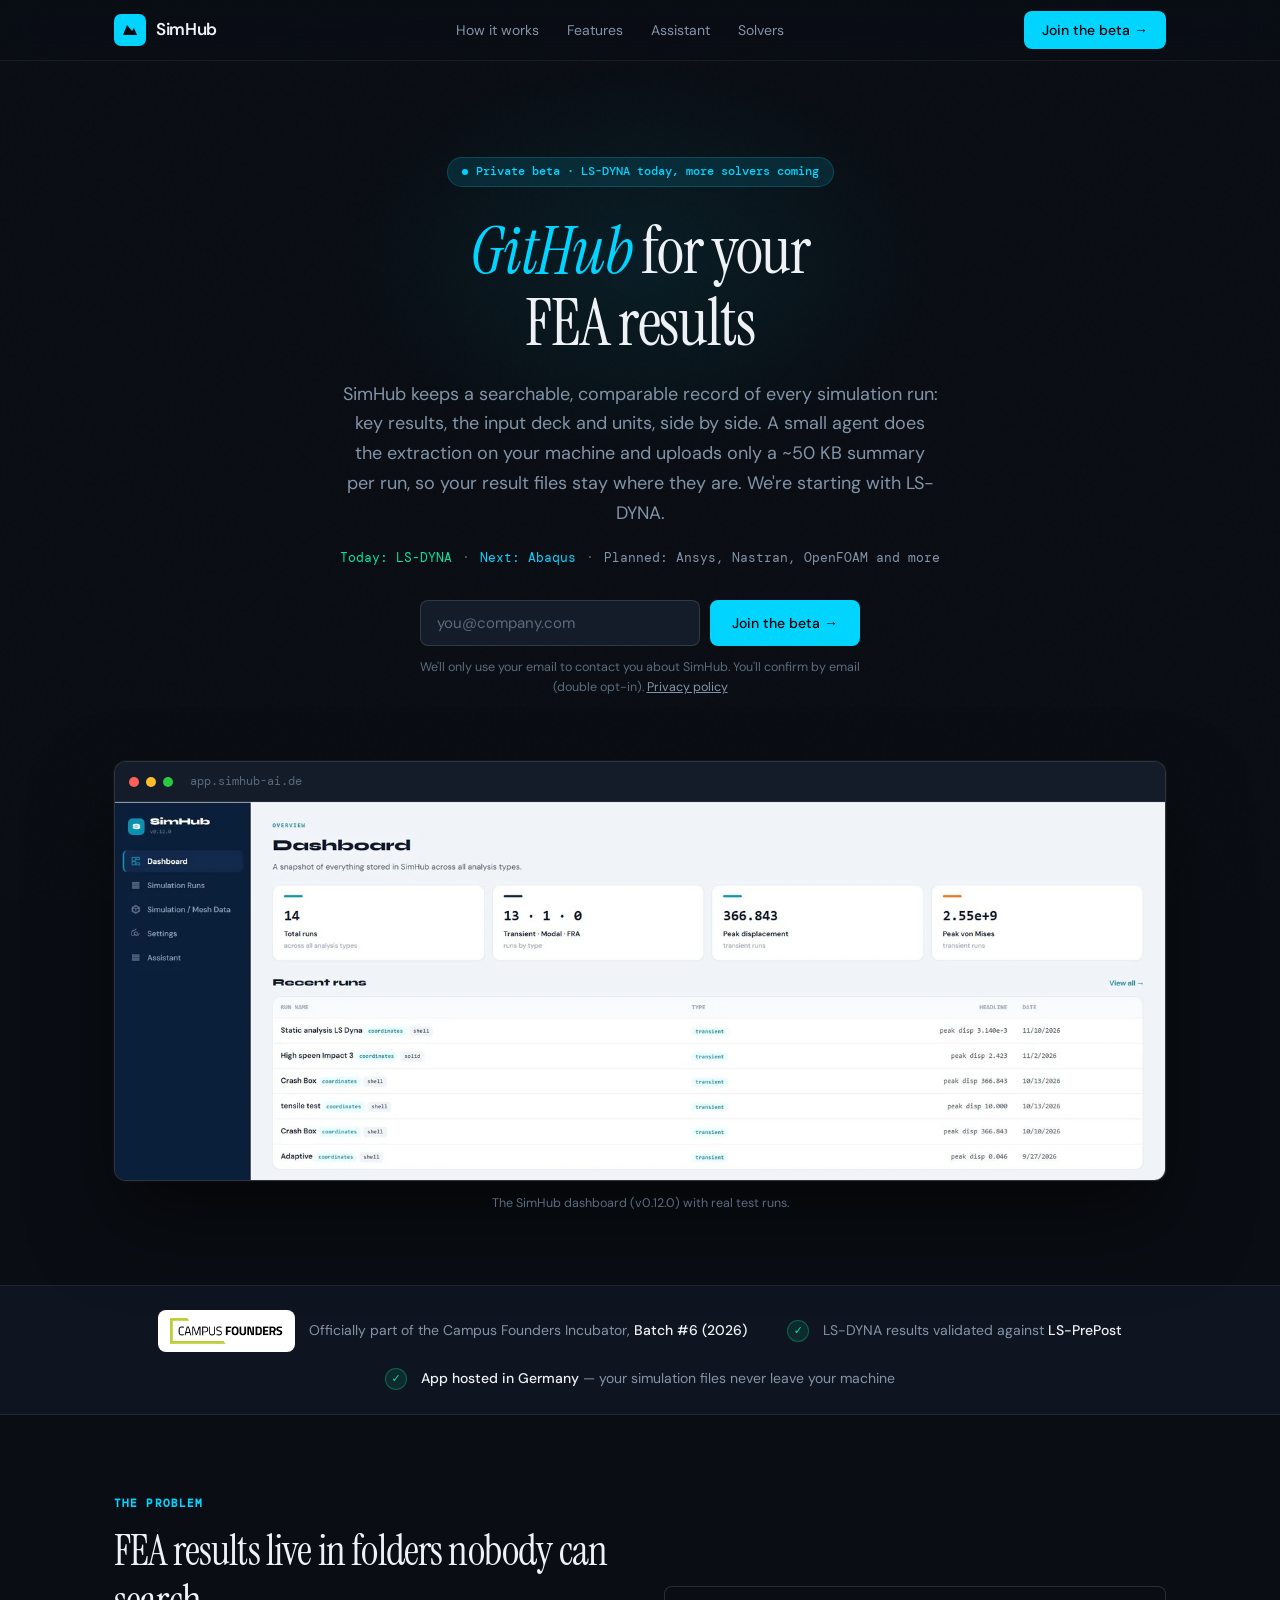
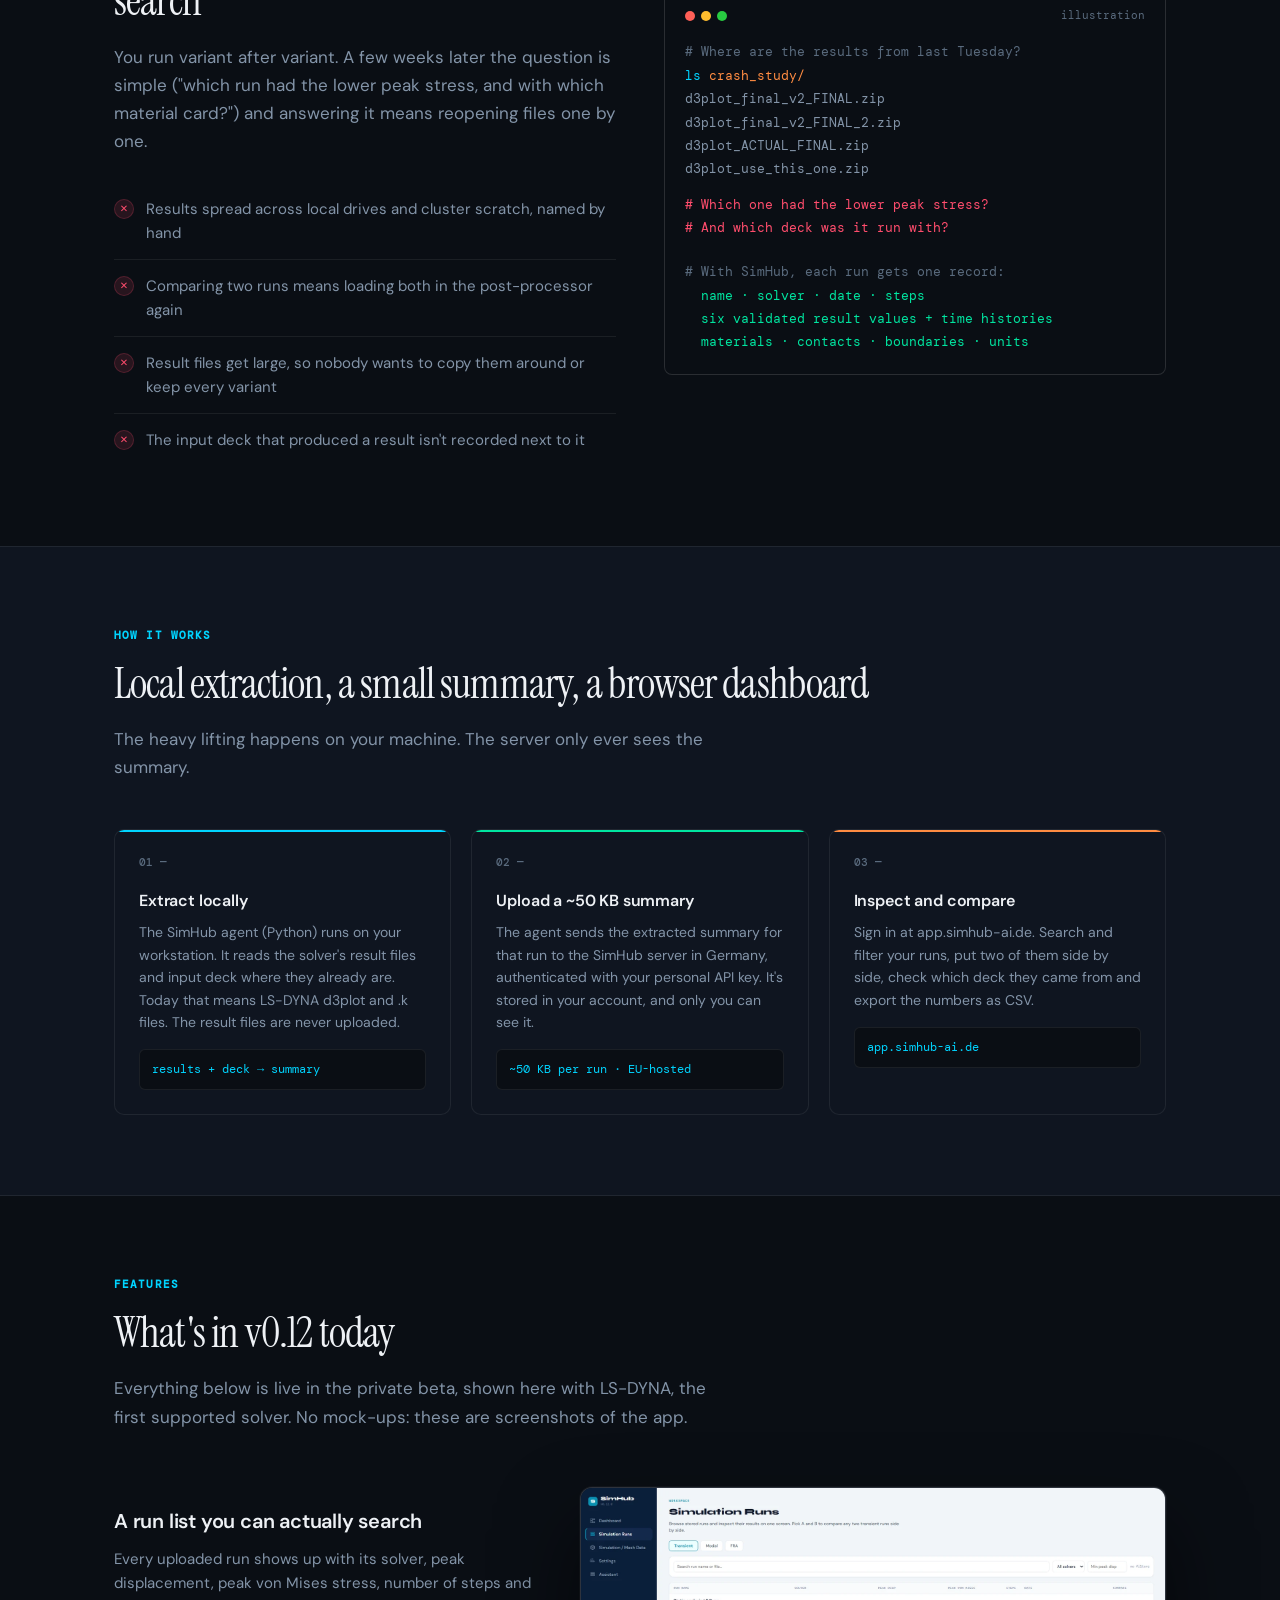
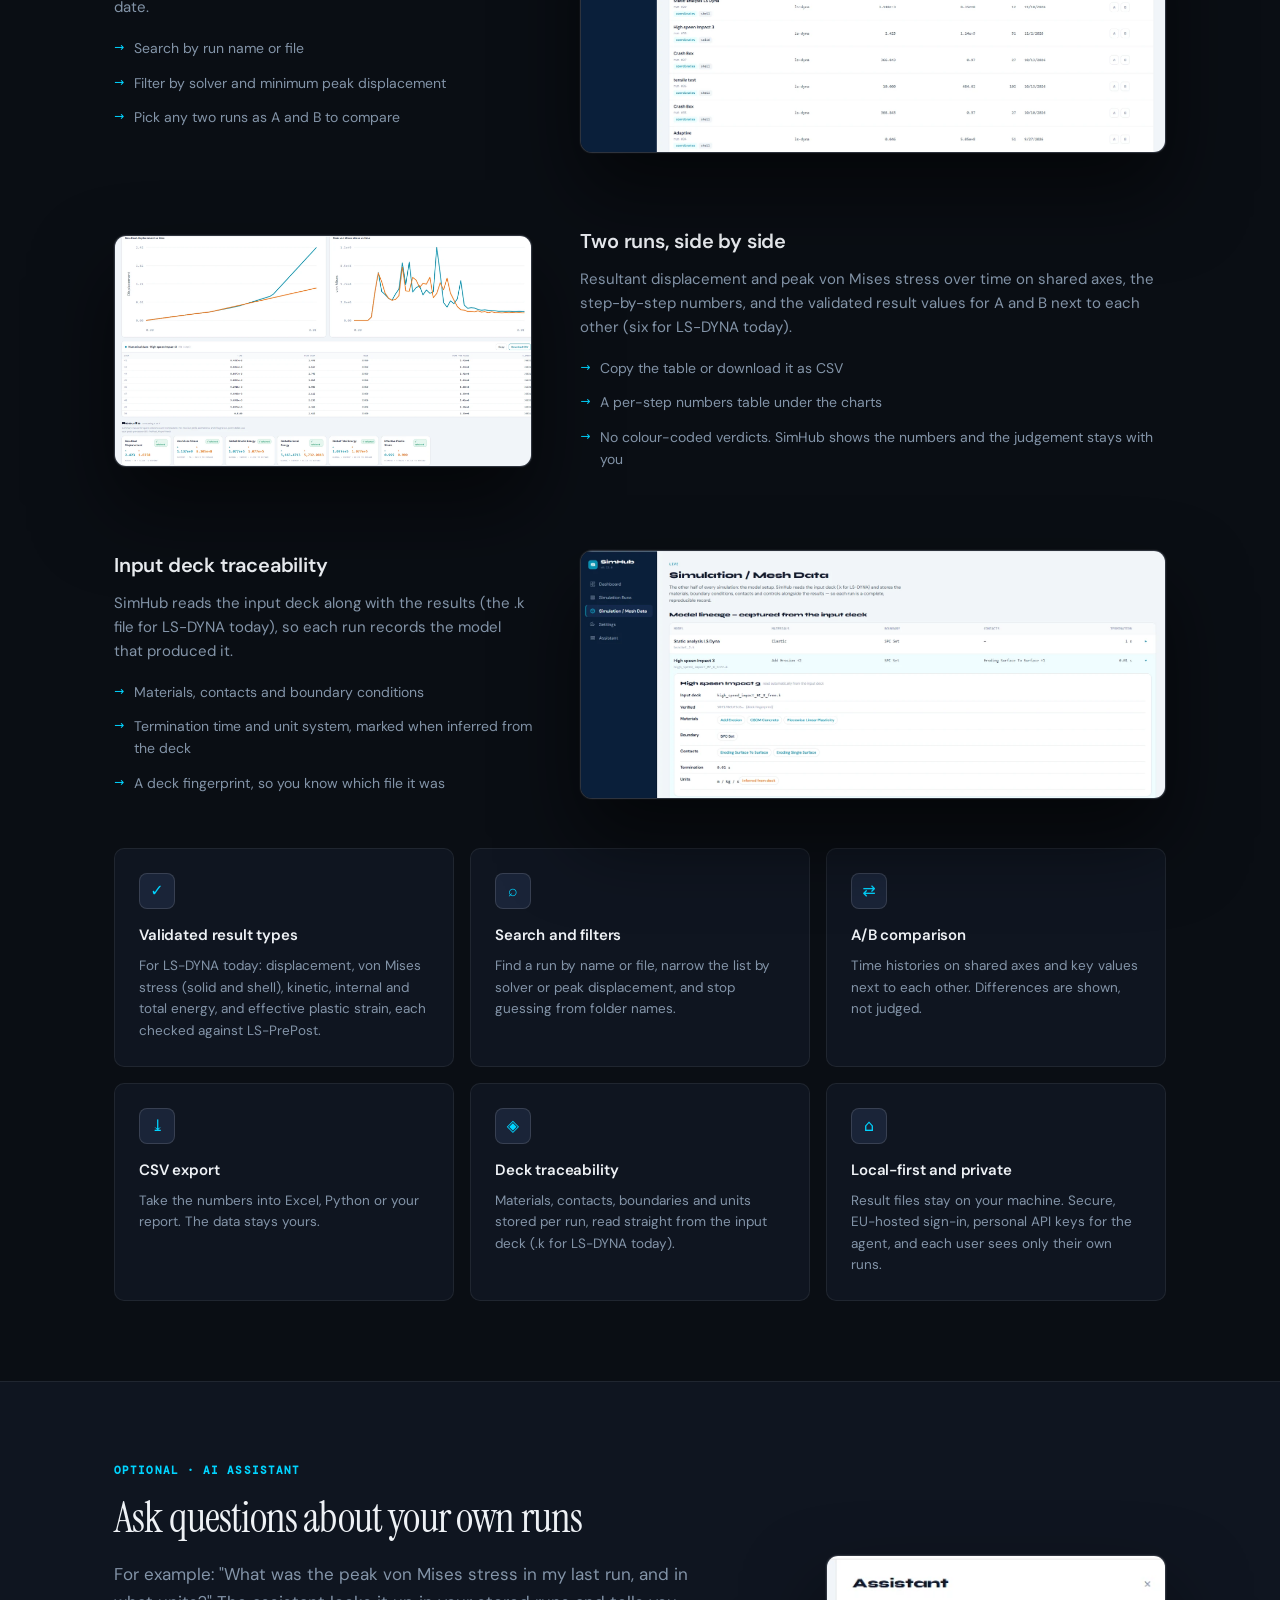
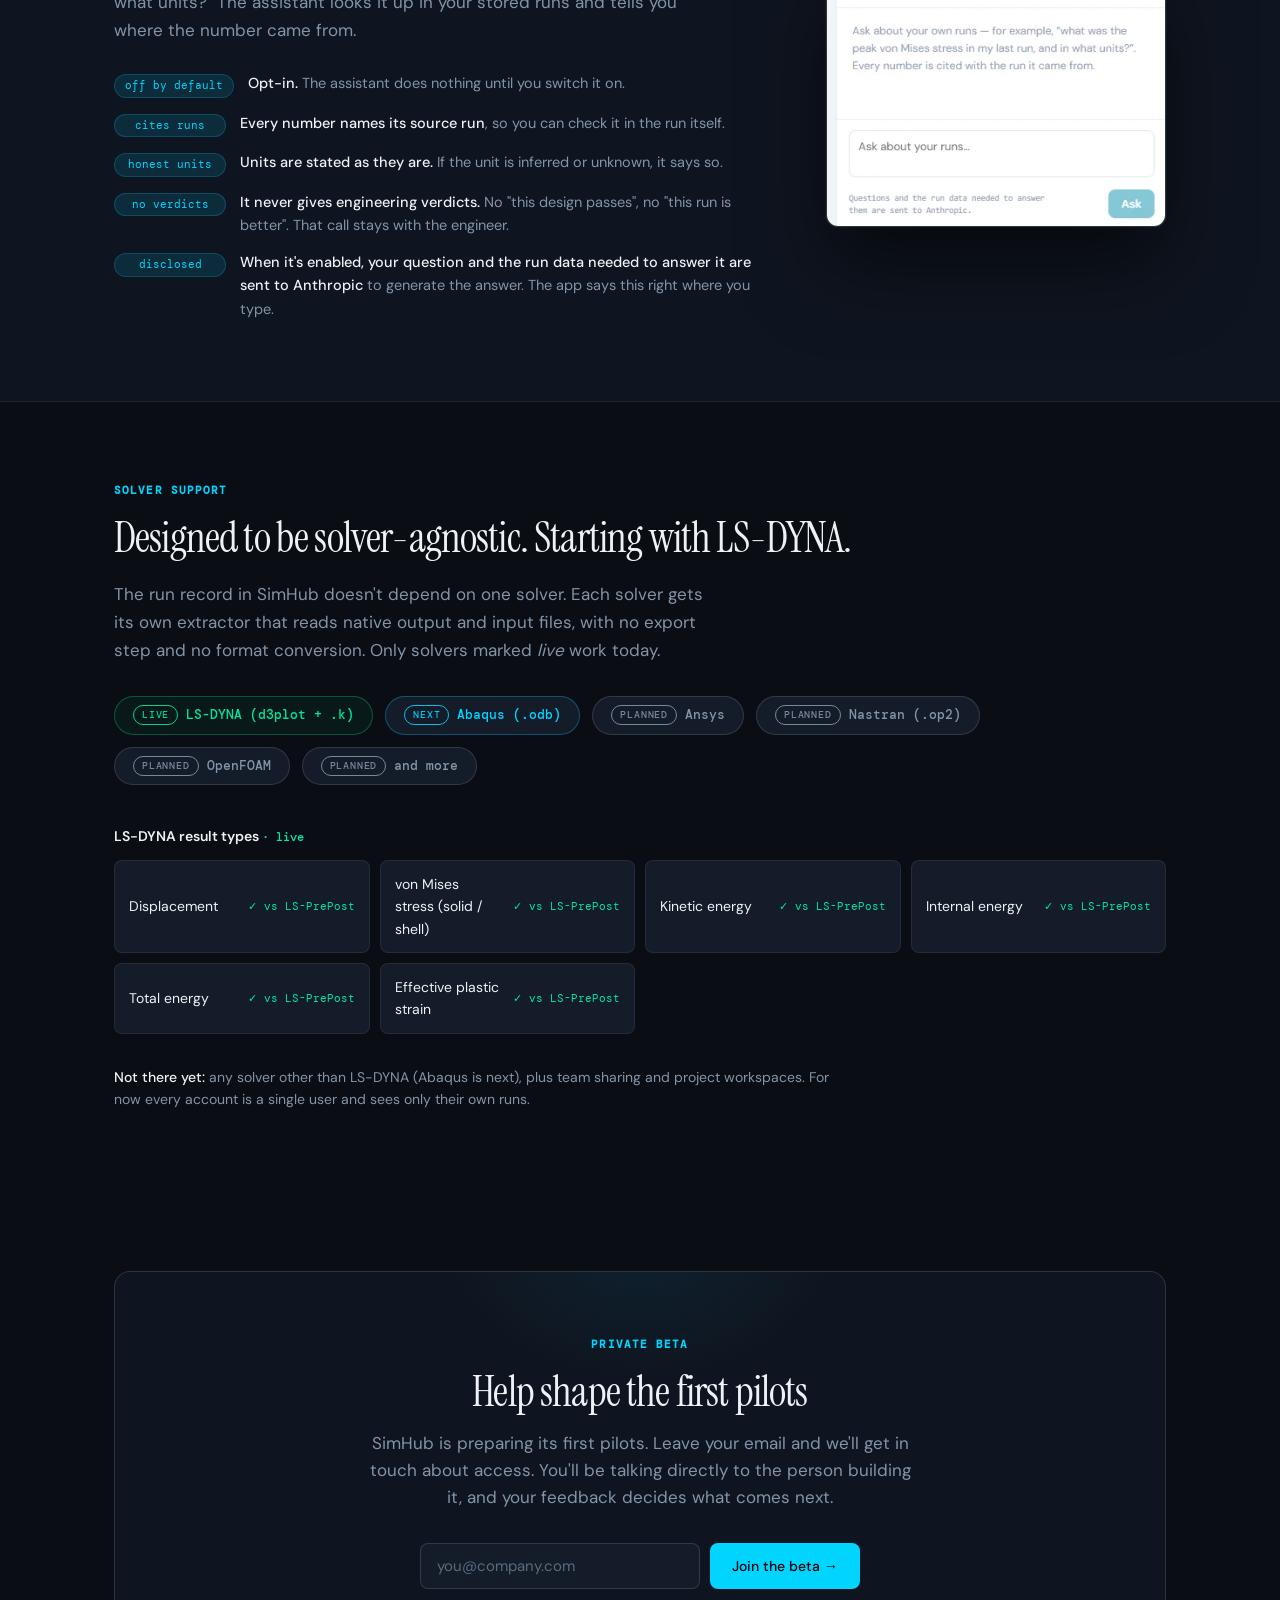
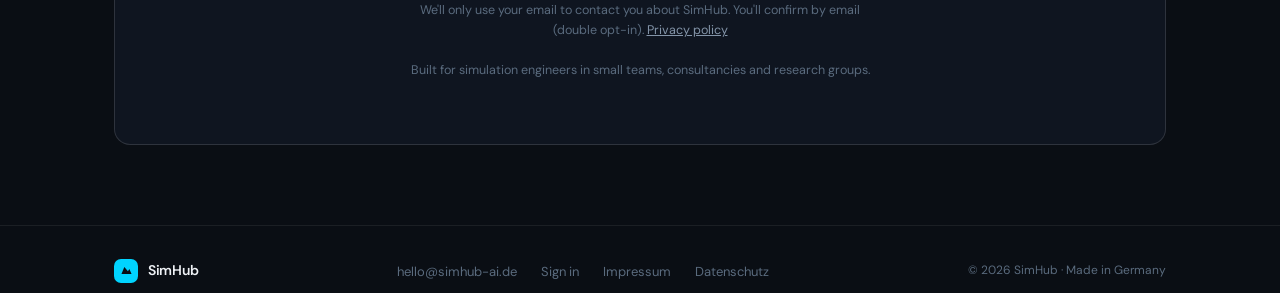
<file: index.html>
<!DOCTYPE html>
<html lang="en">
<head>
  <meta charset="UTF-8"/>
  <meta name="viewport" content="width=device-width, initial-scale=1.0"/>
  <title>SimHub — GitHub for your FEA results. Starting with LS-DYNA.</title>
  <meta name="description" content="SimHub keeps a searchable, comparable record of your FEA runs: validated key results, input deck, units, side-by-side comparison and CSV export. Today: LS-DYNA. Next: Abaqus. Planned: Ansys, Nastran, OpenFOAM and more. Extraction runs on your machine; only a ~50 KB summary per run is uploaded to a server in Germany. Private beta."/>
  <link rel="canonical" href="https://simhub-ai.de/"/>
  <meta name="theme-color" content="#0a0e14"/>
  <meta property="og:type" content="website"/>
  <meta property="og:url" content="https://simhub-ai.de/"/>
  <meta property="og:site_name" content="SimHub"/>
  <meta property="og:title" content="SimHub — GitHub for your FEA results. Starting with LS-DYNA."/>
  <meta property="og:description" content="A searchable, comparable record of every FEA run: validated results, input deck and units, side by side. Today: LS-DYNA · Next: Abaqus · Planned: Ansys, Nastran, OpenFOAM and more. Local extraction, hosted in Germany. Private beta."/>
  <meta property="og:image" content="https://simhub-ai.de/img/og-image.jpg"/>
  <meta property="og:image:width" content="1200"/>
  <meta property="og:image:height" content="630"/>
  <meta property="og:image:alt" content="The SimHub dashboard showing total runs, peak values and a list of recent LS-DYNA runs."/>
  <meta name="twitter:card" content="summary_large_image"/>
  <link rel="icon" href="data:image/svg+xml,%3Csvg xmlns='http://www.w3.org/2000/svg' viewBox='0 0 32 32'%3E%3Crect width='32' height='32' rx='7' fill='%2300d4ff'/%3E%3Cpath d='M5 24L11 8L19 18L23 13L28 24H5Z' fill='%230a0e14'/%3E%3C/svg%3E"/>
  <link rel="preload" href="fonts/dm-sans-latin-400-normal.woff2" as="font" type="font/woff2" crossorigin/>
  <link rel="preload" href="fonts/instrument-serif-latin-400-normal.woff2" as="font" type="font/woff2" crossorigin/>
  <link rel="stylesheet" href="css/site.css"/>
</head>
<body>

<!-- ── Nav ─────────────────────────────────────────────────────────────── -->
<nav>
  <div class="nav-inner">
    <a href="#" class="logo" aria-label="SimHub home">
      <div class="logo-mark">
        <svg width="18" height="18" viewBox="0 0 18 18" fill="none" aria-hidden="true">
          <path d="M2 14L6 4L11 10L13 7L16 14H2Z" fill="#0a0e14"/>
        </svg>
      </div>
      <span class="logo-name">SimHub</span>
    </a>
    <ul class="nav-links">
      <li><a href="#how">How it works</a></li>
      <li><a href="#features">Features</a></li>
      <li><a href="#assistant">Assistant</a></li>
      <li><a href="#solvers">Solvers</a></li>
    </ul>
    <a href="#waitlist" class="btn btn-primary">Join the beta →</a>
  </div>
</nav>

<main>

<!-- ── Hero ────────────────────────────────────────────────────────────── -->
<section class="hero">
  <div class="container">
    <div class="hero-eyebrow">Private beta · LS-DYNA today, more solvers coming</div>
    <h1>
      <em>GitHub</em> for your<br/>
      FEA results
    </h1>
    <p class="hero-sub">
      SimHub keeps a searchable, comparable record of every simulation run: key results, the input deck
      and units, side by side. A small agent does the extraction on your machine and uploads only a
      ~50&nbsp;KB summary per run, so your result files stay where they are. We're starting with LS-DYNA.
    </p>
    <p class="hero-avail" aria-label="Solver availability">
      <span class="avail live">Today: LS-DYNA</span><span class="sep">·</span><span class="avail next">Next: Abaqus</span><span class="sep">·</span><span class="avail planned">Planned: Ansys, Nastran, OpenFOAM and more</span>
    </p>

    <form class="email-form waitlist-form" id="hero-form" novalidate>
      <label for="hero-email" class="hp-field">Email address</label>
      <input type="email" class="email-input" placeholder="you@company.com" required id="hero-email" name="EMAIL" autocomplete="email"/>
      <div class="hp-field" aria-hidden="true"><input type="text" name="email_address_check" tabindex="-1" autocomplete="off"/></div>
      <button type="submit" class="btn btn-primary">Join the beta →</button>
    </form>
    <p class="form-note">We'll only use your email to contact you about SimHub. You'll confirm by email (double opt-in). <a href="datenschutz.html">Privacy policy</a></p>
    <p class="form-status" role="status" aria-live="polite"></p>

    <figure class="shot">
      <div class="shot-frame">
        <div class="shot-bar">
          <div class="dot" style="background:#ff5f57"></div>
          <div class="dot" style="background:#ffbd2e"></div>
          <div class="dot" style="background:#28ca41"></div>
          <span>app.simhub-ai.de</span>
        </div>
        <img src="img/dashboard.webp" width="1600" height="575"
             alt="SimHub dashboard: 14 stored runs, split into 13 transient, 1 modal and 0 FRA, with peak displacement and peak von Mises stress across transient runs, and a table of recent LS-DYNA runs with name, element type, peak displacement and date."/>
      </div>
      <figcaption class="shot-caption">The SimHub dashboard (v0.12.0) with real test runs.</figcaption>
    </figure>
  </div>
</section>

<!-- ── Trust strip ──────────────────────────────────────────────────────── -->
<section class="trust" aria-label="About SimHub">
  <div class="container">
    <ul class="trust-list">
      <li class="trust-item">
        <a class="trust-tile" href="https://campusfounders.de" target="_blank" rel="noopener">
          <img src="img/campus-founders-logo.png" width="800" height="183" alt="Campus Founders"/>
        </a>
        <span>Officially part of the Campus Founders Incubator, <strong>Batch #6 (2026)</strong></span>
      </li>
      <li class="trust-item">
        <span class="trust-check" aria-hidden="true">✓</span>
        <span>LS-DYNA results validated against <strong>LS-PrePost</strong></span>
      </li>
      <li class="trust-item">
        <span class="trust-check" aria-hidden="true">✓</span>
        <span><strong>App hosted in Germany</strong> — your simulation files never leave your machine</span>
      </li>
    </ul>
  </div>
</section>

<!-- ── Problem ──────────────────────────────────────────────────────────── -->
<section id="problem">
  <div class="container">
    <div class="problem-grid">
      <div>
        <p class="section-label">The problem</p>
        <h2>FEA results live in folders nobody can search</h2>
        <p class="section-sub">
          You run variant after variant. A few weeks later the question is simple ("which run had the
          lower peak stress, and with which material card?") and answering it means reopening
          files one by one.
        </p>
        <ul class="pain-list">
          <li><span class="pain-icon" aria-hidden="true">✕</span><span>Results spread across local drives and cluster scratch, named by hand</span></li>
          <li><span class="pain-icon" aria-hidden="true">✕</span><span>Comparing two runs means loading both in the post-processor again</span></li>
          <li><span class="pain-icon" aria-hidden="true">✕</span><span>Result files get large, so nobody wants to copy them around or keep every variant</span></li>
          <li><span class="pain-icon" aria-hidden="true">✕</span><span>The input deck that produced a result isn't recorded next to it</span></li>
        </ul>
      </div>
      <div class="terminal" role="img" aria-label="Illustration: a folder full of inconsistently named result archives">
        <div class="terminal-bar">
          <div class="dot" style="background:#ff5f57"></div>
          <div class="dot" style="background:#ffbd2e"></div>
          <div class="dot" style="background:#28ca41"></div>
          <span>illustration</span>
        </div>
        <div class="t-line t-comment"># Where are the results from last Tuesday?</div>
        <div class="t-line"><span class="t-cmd">ls</span> <span class="t-path">crash_study/</span></div>
        <div class="t-line t-out">d3plot_final_v2_FINAL.zip</div>
        <div class="t-line t-out">d3plot_final_v2_FINAL_2.zip</div>
        <div class="t-line t-out">d3plot_ACTUAL_FINAL.zip</div>
        <div class="t-line t-out">d3plot_use_this_one.zip</div>
        <div class="t-line t-err" style="margin-top:12px"># Which one had the lower peak stress?</div>
        <div class="t-line t-err"># And which deck was it run with?</div>
        <br/>
        <div class="t-line t-comment"># With SimHub, each run gets one record:</div>
        <div class="t-line t-ok">  name · solver · date · steps</div>
        <div class="t-line t-ok">  six validated result values + time histories</div>
        <div class="t-line t-ok">  materials · contacts · boundaries · units</div>
      </div>
    </div>
  </div>
</section>

<!-- ── How it works ─────────────────────────────────────────────────────── -->
<section id="how" class="band">
  <div class="container">
    <p class="section-label">How it works</p>
    <h2>Local extraction, a small summary, a browser dashboard</h2>
    <p class="section-sub">The heavy lifting happens on your machine. The server only ever sees the summary.</p>

    <div class="steps">
      <div class="step">
        <div class="step-num">01 —</div>
        <h3>Extract locally</h3>
        <p>The SimHub agent (Python) runs on your workstation. It reads the solver's result files and input deck where they already are. Today that means LS-DYNA d3plot and .k files. The result files are never uploaded.</p>
        <div class="step-code">results + deck → summary</div>
      </div>
      <div class="step">
        <div class="step-num">02 —</div>
        <h3>Upload a ~50 KB summary</h3>
        <p>The agent sends the extracted summary for that run to the SimHub server in Germany, authenticated with your personal API key. It's stored in your account, and only you can see it.</p>
        <div class="step-code">~50 KB per run · EU-hosted</div>
      </div>
      <div class="step">
        <div class="step-num">03 —</div>
        <h3>Inspect and compare</h3>
        <p>Sign in at app.simhub-ai.de. Search and filter your runs, put two of them side by side, check which deck they came from and export the numbers as CSV.</p>
        <div class="step-code">app.simhub-ai.de</div>
      </div>
    </div>
  </div>
</section>

<!-- ── Features / screens ───────────────────────────────────────────────── -->
<section id="features">
  <div class="container">
    <p class="section-label">Features</p>
    <h2>What's in v0.12 today</h2>
    <p class="section-sub">Everything below is live in the private beta, shown here with LS-DYNA, the first supported solver. No mock-ups: these are screenshots of the app.</p>

    <div class="screens">
      <div class="screen-row">
        <div class="screen-text">
          <h3>A run list you can actually search</h3>
          <p>Every uploaded run shows up with its solver, peak displacement, peak von Mises stress, number of steps and date.</p>
          <ul>
            <li>Search by run name or file</li>
            <li>Filter by solver and minimum peak displacement</li>
            <li>Pick any two runs as A and B to compare</li>
          </ul>
        </div>
        <figure class="shot">
          <div class="shot-frame">
            <img src="img/runs-list.webp" width="1600" height="725" loading="lazy"
                 alt="SimHub Simulation Runs page: a search field, a solver filter and a minimum peak displacement filter above a table of LS-DYNA runs with columns for run name, solver, peak displacement, peak von Mises stress, steps, date and A/B compare buttons."/>
          </div>
        </figure>
      </div>

      <div class="screen-row flip">
        <div class="screen-text">
          <h3>Two runs, side by side</h3>
          <p>Resultant displacement and peak von Mises stress over time on shared axes, the step-by-step numbers, and the validated result values for A and B next to each other (six for LS-DYNA today).</p>
          <ul>
            <li>Copy the table or download it as CSV</li>
            <li>A per-step numbers table under the charts</li>
            <li>No colour-coded verdicts. SimHub shows the numbers and the judgement stays with you</li>
          </ul>
        </div>
        <figure class="shot">
          <div class="shot-frame">
            <img src="img/compare.webp" width="1600" height="882" loading="lazy"
                 alt="SimHub comparison of two runs: line charts of resultant displacement and peak von Mises stress versus time for run A and run B, a numerical table per time step with Copy and Download CSV buttons, and result cards for displacement, von Mises stress, kinetic, internal and total energy and effective plastic strain, each marked validated."/>
          </div>
        </figure>
      </div>

      <div class="screen-row">
        <div class="screen-text">
          <h3>Input deck traceability</h3>
          <p>SimHub reads the input deck along with the results (the .k file for LS-DYNA today), so each run records the model that produced it.</p>
          <ul>
            <li>Materials, contacts and boundary conditions</li>
            <li>Termination time and unit system, marked when inferred from the deck</li>
            <li>A deck fingerprint, so you know which file it was</li>
          </ul>
        </div>
        <figure class="shot">
          <div class="shot-frame">
            <img src="img/deck-trace.webp" width="1600" height="679" loading="lazy"
                 alt="SimHub Simulation / Mesh Data page: model lineage captured from the input deck, listing the deck file name, a deck fingerprint, materials such as Piecewise Linear Plasticity, the SPC boundary set, eroding surface-to-surface contacts, termination time 0.01 s and units m / kg / s inferred from the deck."/>
          </div>
        </figure>
      </div>
    </div>

    <div class="features-grid">
      <div class="feature">
        <div class="feature-icon" aria-hidden="true">✓</div>
        <h3>Validated result types</h3>
        <p>For LS-DYNA today: displacement, von Mises stress (solid and shell), kinetic, internal and total energy, and effective plastic strain, each checked against LS-PrePost.</p>
      </div>
      <div class="feature">
        <div class="feature-icon" aria-hidden="true">⌕</div>
        <h3>Search and filters</h3>
        <p>Find a run by name or file, narrow the list by solver or peak displacement, and stop guessing from folder names.</p>
      </div>
      <div class="feature">
        <div class="feature-icon" aria-hidden="true">⇄</div>
        <h3>A/B comparison</h3>
        <p>Time histories on shared axes and key values next to each other. Differences are shown, not judged.</p>
      </div>
      <div class="feature">
        <div class="feature-icon" aria-hidden="true">⤓</div>
        <h3>CSV export</h3>
        <p>Take the numbers into Excel, Python or your report. The data stays yours.</p>
      </div>
      <div class="feature">
        <div class="feature-icon" aria-hidden="true">◈</div>
        <h3>Deck traceability</h3>
        <p>Materials, contacts, boundaries and units stored per run, read straight from the input deck (.k for LS-DYNA today).</p>
      </div>
      <div class="feature">
        <div class="feature-icon" aria-hidden="true">⌂</div>
        <h3>Local-first and private</h3>
        <p>Result files stay on your machine. Secure, EU-hosted sign-in, personal API keys for the agent, and each user sees only their own runs.</p>
      </div>
    </div>
  </div>
</section>

<!-- ── AI assistant ─────────────────────────────────────────────────────── -->
<section id="assistant" class="band">
  <div class="container">
    <div class="assistant-grid">
      <div>
        <p class="section-label">Optional · AI assistant</p>
        <h2>Ask questions about your own runs</h2>
        <p class="section-sub">
          For example: "What was the peak von Mises stress in my last run, and in what units?"
          The assistant looks it up in your stored runs and tells you where the number came from.
        </p>
        <ul class="rules">
          <li><span class="tag">off by default</span><p><strong>Opt-in.</strong> The assistant does nothing until you switch it on.</p></li>
          <li><span class="tag">cites runs</span><p><strong>Every number names its source run</strong>, so you can check it in the run itself.</p></li>
          <li><span class="tag">honest units</span><p><strong>Units are stated as they are.</strong> If the unit is inferred or unknown, it says so.</p></li>
          <li><span class="tag">no verdicts</span><p><strong>It never gives engineering verdicts.</strong> No "this design passes", no "this run is better". That call stays with the engineer.</p></li>
          <li><span class="tag">disclosed</span><p><strong>When it's enabled, your question and the run data needed to answer it are sent to Anthropic</strong> to generate the answer. The app says this right where you type.</p></li>
        </ul>
      </div>
      <figure class="shot assistant-shot">
        <div class="shot-frame">
          <img src="img/assistant.webp" width="388" height="310" loading="lazy"
               alt="The SimHub assistant panel: a short explanation that it answers questions about your own runs and cites the run each number came from, an input box labelled Ask about your runs, and a notice that questions and the run data needed to answer them are sent to Anthropic."/>
        </div>
      </figure>
    </div>
  </div>
</section>

<!-- ── Solvers ───────────────────────────────────────────────────────────── -->
<section id="solvers">
  <div class="container">
    <p class="section-label">Solver support</p>
    <h2>Designed to be solver-agnostic. Starting with LS-DYNA.</h2>
    <p class="section-sub">The run record in SimHub doesn't depend on one solver. Each solver gets its own extractor that reads
      native output and input files, with no export step and no format conversion. Only solvers marked <em>live</em> work today.</p>

    <ul class="solver-chips" aria-label="Solver availability">
      <li class="solver-chip live"><span class="status">live</span>LS-DYNA (d3plot + .k)</li>
      <li class="solver-chip next"><span class="status">next</span>Abaqus (.odb)</li>
      <li class="solver-chip"><span class="status">planned</span>Ansys</li>
      <li class="solver-chip"><span class="status">planned</span>Nastran (.op2)</li>
      <li class="solver-chip"><span class="status">planned</span>OpenFOAM</li>
      <li class="solver-chip"><span class="status">planned</span>and more</li>
    </ul>

    <h3 class="result-types-title">LS-DYNA result types <span>· live</span></h3>
    <div class="result-types" aria-label="LS-DYNA result types">
      <div class="result-type"><span>Displacement</span><span>✓ vs LS-PrePost</span></div>
      <div class="result-type"><span>von Mises stress (solid / shell)</span><span>✓ vs LS-PrePost</span></div>
      <div class="result-type"><span>Kinetic energy</span><span>✓ vs LS-PrePost</span></div>
      <div class="result-type"><span>Internal energy</span><span>✓ vs LS-PrePost</span></div>
      <div class="result-type"><span>Total energy</span><span>✓ vs LS-PrePost</span></div>
      <div class="result-type"><span>Effective plastic strain</span><span>✓ vs LS-PrePost</span></div>
    </div>

    <p class="not-yet"><strong>Not there yet:</strong> any solver other than LS-DYNA (Abaqus is next), plus team sharing
      and project workspaces. For now every account is a single user and sees only their own runs.</p>
  </div>
</section>

<!-- ── Final CTA ─────────────────────────────────────────────────────────── -->
<section class="cta-section" id="waitlist">
  <div class="container">
    <div class="cta-box">
      <p class="section-label">Private beta</p>
      <h2>Help shape the first pilots</h2>
      <p class="lead">SimHub is preparing its first pilots. Leave your email and we'll get in touch about access.
        You'll be talking directly to the person building it, and your feedback decides what comes next.</p>
      <form class="email-form waitlist-form" id="cta-form" novalidate>
        <label for="cta-email" class="hp-field">Email address</label>
        <input type="email" class="email-input" placeholder="you@company.com" required id="cta-email" name="EMAIL" autocomplete="email"/>
        <div class="hp-field" aria-hidden="true"><input type="text" name="email_address_check" tabindex="-1" autocomplete="off"/></div>
        <button type="submit" class="btn btn-primary">Join the beta →</button>
      </form>
      <p class="form-note">We'll only use your email to contact you about SimHub. You'll confirm by email (double opt-in). <a href="datenschutz.html">Privacy policy</a></p>
      <p class="form-status" role="status" aria-live="polite"></p>
      <p class="cta-bottom">Built for simulation engineers in small teams, consultancies and research groups.</p>
    </div>
  </div>
</section>

</main>

<!-- ── Footer ────────────────────────────────────────────────────────────── -->
<footer>
  <div class="footer-inner">
    <a href="#" class="logo" aria-label="SimHub home">
      <div class="logo-mark" style="width:24px;height:24px">
        <svg width="13" height="13" viewBox="0 0 18 18" fill="none" aria-hidden="true">
          <path d="M2 14L6 4L11 10L13 7L16 14H2Z" fill="#0a0e14"/>
        </svg>
      </div>
      <span class="logo-name" style="font-size:14px">SimHub</span>
    </a>
    <ul class="footer-links">
      <li><a href="mailto:hello@simhub-ai.de">hello@simhub-ai.de</a></li>
      <li><a href="https://app.simhub-ai.de">Sign in</a></li>
      <li><a href="impressum.html">Impressum</a></li>
      <li><a href="datenschutz.html">Datenschutz</a></li>
    </ul>
    <span class="footer-copy">© 2026 SimHub · Made in Germany</span>
  </div>
</footer>

<script>
  // Waitlist → Brevo hosted form (public sibforms endpoint; no API key, no secret).
  // Brevo sends no CORS headers here, so the request must be "no-cors" and the
  // response is opaque: we can tell that the request left the browser, but NOT
  // whether Brevo accepted it. The double-opt-in email is the real confirmation,
  // so the message says exactly that instead of claiming success.
  const BREVO_FORM_URL = "https://f37ae80a.sibforms.com/serve/[base64]";
  const CONTACT = '<a href="mailto:hello@simhub-ai.de">hello@simhub-ai.de</a>';
  const EMAIL_RE = /^[^\s@]+@[^\s@]+\.[^\s@]{2,}$/;

  document.querySelectorAll('.waitlist-form').forEach((form) => {
    const status = form.parentElement.querySelector('.form-status');
    const btn    = form.querySelector('button');
    const input  = form.querySelector('input[type="email"]');
    const label  = btn.textContent;

    const show = (cls, html) => { status.className = 'form-status ' + cls; status.innerHTML = html; };

    form.addEventListener('submit', async (e) => {
      e.preventDefault();
      const email = input.value.trim();
      if (!EMAIL_RE.test(email)) { show('err', 'Please enter a valid email address.'); input.focus(); return; }
      if (form.querySelector('[name="email_address_check"]').value) return; // honeypot filled: bot

      btn.disabled = true; btn.textContent = 'Sending…'; status.className = 'form-status';

      const body = new FormData();
      body.append('EMAIL', email);
      body.append('email_address_check', '');
      body.append('locale', 'en');
      body.append('html_type', 'simple');

      const ctrl = new AbortController();
      const timer = setTimeout(() => ctrl.abort(), 15000);
      try {
        await fetch(BREVO_FORM_URL, { method: 'POST', body, mode: 'no-cors', signal: ctrl.signal });
        form.style.display = 'none';
        show('ok', 'Almost done: please check your inbox for a confirmation email from SimHub and click the link in it. ' +
                   'You’re only on the list once you’ve confirmed. Nothing within 15 minutes (check spam)? Write to ' + CONTACT + '.');
      } catch (err) {
        btn.disabled = false; btn.textContent = label;
        show('err', 'That didn’t go through. The request was blocked or your connection dropped (an ad or tracking blocker can cause this). ' +
                    'Please try again, or write to ' + CONTACT + '.');
      } finally { clearTimeout(timer); }
    });
  });
</script>

</body>
</html>
</file>
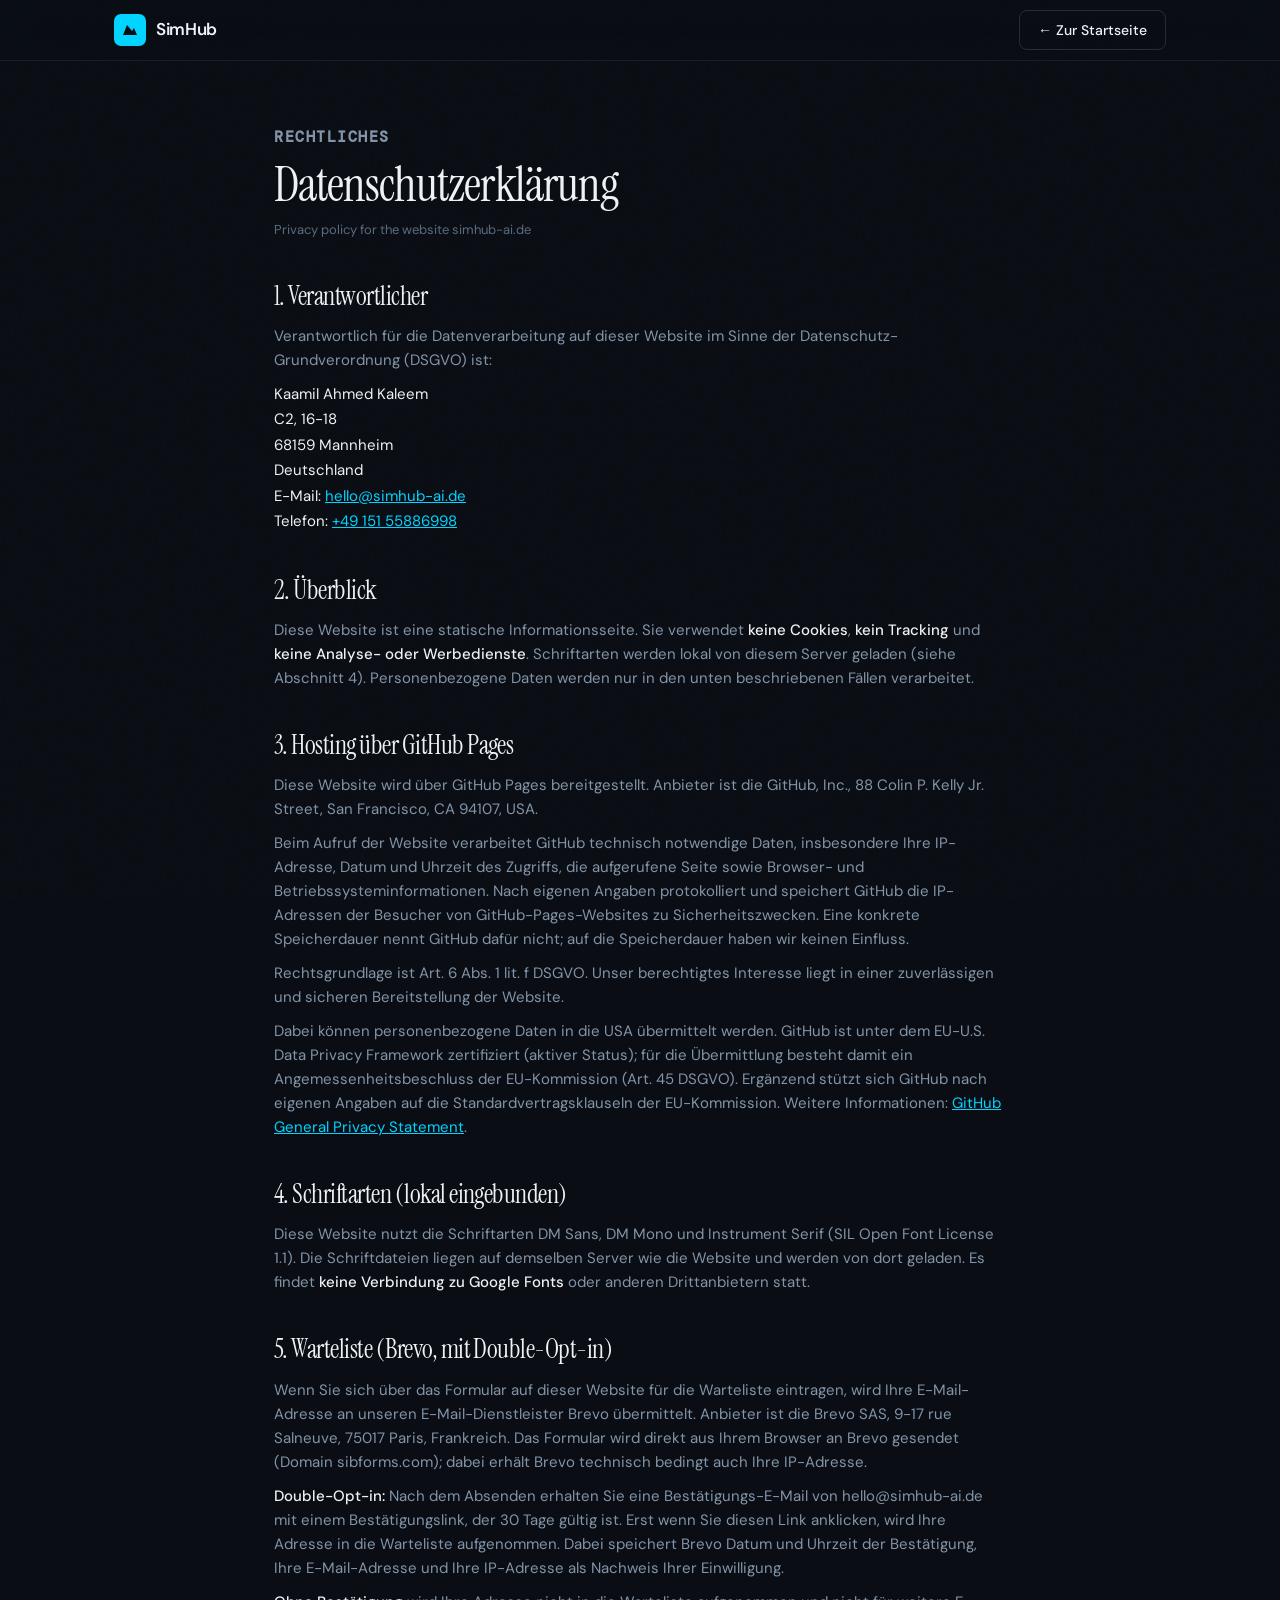
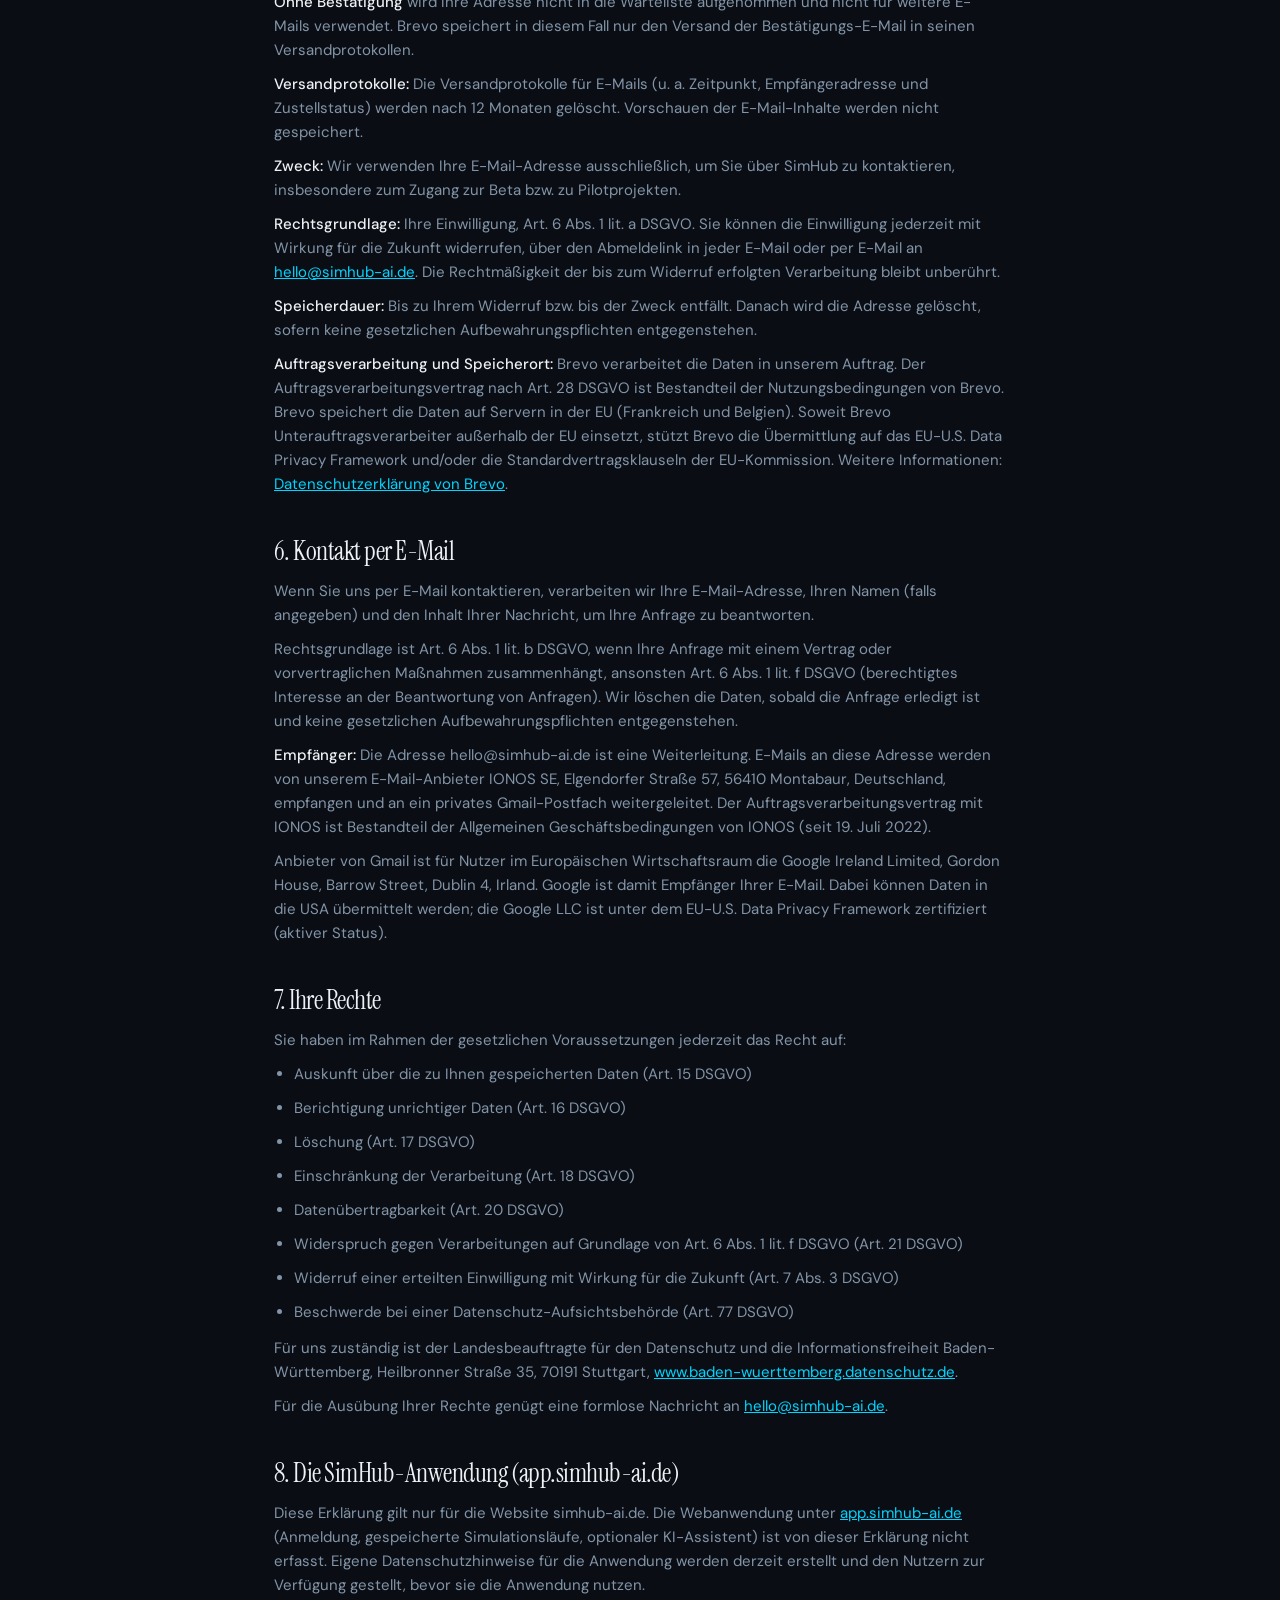
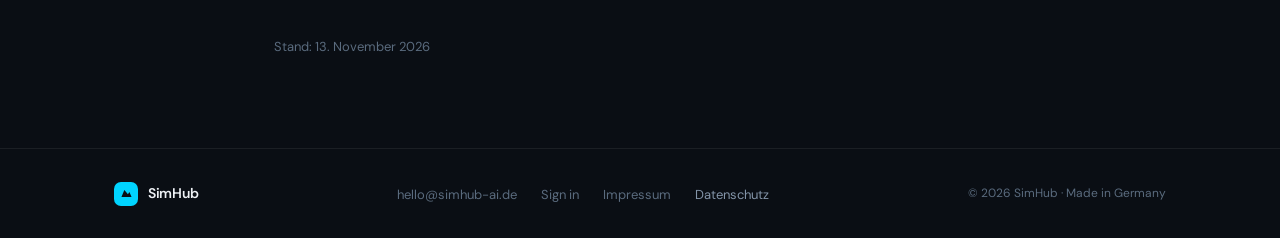
<file: datenschutz.html>
<!DOCTYPE html>
<html lang="de">
<head>
  <meta charset="UTF-8"/>
  <meta name="viewport" content="width=device-width, initial-scale=1.0"/>
  <title>Datenschutz — SimHub</title>
  <meta name="description" content="Datenschutzerklärung für die Website simhub-ai.de."/>
  <meta name="robots" content="noindex"/>
  <meta name="theme-color" content="#0a0e14"/>
  <link rel="icon" href="data:image/svg+xml,%3Csvg xmlns='http://www.w3.org/2000/svg' viewBox='0 0 32 32'%3E%3Crect width='32' height='32' rx='7' fill='%2300d4ff'/%3E%3Cpath d='M5 24L11 8L19 18L23 13L28 24H5Z' fill='%230a0e14'/%3E%3C/svg%3E"/>
  <link rel="stylesheet" href="css/site.css"/>
</head>
<body>

<nav>
  <div class="nav-inner">
    <a href="index.html" class="logo" aria-label="SimHub Startseite">
      <div class="logo-mark">
        <svg width="18" height="18" viewBox="0 0 18 18" fill="none" aria-hidden="true"><path d="M2 14L6 4L11 10L13 7L16 14H2Z" fill="#0a0e14"/></svg>
      </div>
      <span class="logo-name">SimHub</span>
    </a>
    <a href="index.html" class="btn btn-outline">← Zur Startseite</a>
  </div>
</nav>

<main class="legal">
  <div class="container">
    <p class="section-label">Rechtliches</p>
    <h1>Datenschutzerklärung</h1>
    <p class="meta">Privacy policy for the website simhub-ai.de</p>

    <h2>1. Verantwortlicher</h2>
    <p>Verantwortlich für die Datenverarbeitung auf dieser Website im Sinne der Datenschutz-Grundverordnung (DSGVO) ist:</p>
    <address>
      Kaamil Ahmed Kaleem<br/>
      C2, 16-18<br/>
      68159 Mannheim<br/>
      Deutschland<br/>
      E-Mail: <a href="mailto:hello@simhub-ai.de">hello@simhub-ai.de</a><br/>
      Telefon: <a href="tel:+4915155886998">+49 151 55886998</a>
    </address>

    <h2>2. Überblick</h2>
    <p>Diese Website ist eine statische Informationsseite. Sie verwendet <strong>keine Cookies</strong>, <strong>kein Tracking</strong>
      und <strong>keine Analyse- oder Werbedienste</strong>. Schriftarten werden lokal von diesem Server geladen (siehe Abschnitt 4).
      Personenbezogene Daten werden nur in den unten beschriebenen Fällen verarbeitet.</p>

    <h2>3. Hosting über GitHub Pages</h2>
    <p>Diese Website wird über GitHub Pages bereitgestellt. Anbieter ist die GitHub, Inc., 88 Colin P. Kelly Jr. Street,
      San Francisco, CA 94107, USA.</p>
    <p>Beim Aufruf der Website verarbeitet GitHub technisch notwendige Daten, insbesondere Ihre IP-Adresse, Datum und Uhrzeit
      des Zugriffs, die aufgerufene Seite sowie Browser- und Betriebssysteminformationen. Nach eigenen Angaben protokolliert und
      speichert GitHub die IP-Adressen der Besucher von GitHub-Pages-Websites zu Sicherheitszwecken. Eine konkrete Speicherdauer
      nennt GitHub dafür nicht; auf die Speicherdauer haben wir keinen Einfluss.</p>
    <p>Rechtsgrundlage ist Art.&nbsp;6 Abs.&nbsp;1 lit.&nbsp;f DSGVO. Unser berechtigtes Interesse liegt in einer zuverlässigen
      und sicheren Bereitstellung der Website.</p>
    <p>Dabei können personenbezogene Daten in die USA übermittelt werden. GitHub ist unter dem EU-U.S. Data Privacy Framework
      zertifiziert (aktiver Status); für die Übermittlung besteht damit ein Angemessenheitsbeschluss der EU-Kommission (Art.&nbsp;45 DSGVO).
      Ergänzend stützt sich GitHub nach eigenen Angaben auf die Standardvertragsklauseln der EU-Kommission.
      Weitere Informationen: <a href="https://docs.github.com/en/site-policy/privacy-policies/github-general-privacy-statement" target="_blank" rel="noopener">GitHub General Privacy Statement</a>.</p>

    <h2>4. Schriftarten (lokal eingebunden)</h2>
    <p>Diese Website nutzt die Schriftarten DM Sans, DM Mono und Instrument Serif (SIL Open Font License 1.1). Die Schriftdateien
      liegen auf demselben Server wie die Website und werden von dort geladen. Es findet <strong>keine Verbindung zu Google Fonts</strong>
      oder anderen Drittanbietern statt.</p>

    <h2>5. Warteliste (Brevo, mit Double-Opt-in)</h2>
    <p>Wenn Sie sich über das Formular auf dieser Website für die Warteliste eintragen, wird Ihre E-Mail-Adresse an unseren
      E-Mail-Dienstleister Brevo übermittelt. Anbieter ist die Brevo SAS, 9-17 rue Salneuve, 75017 Paris, Frankreich.
      Das Formular wird direkt aus Ihrem Browser an Brevo gesendet (Domain sibforms.com); dabei erhält Brevo technisch bedingt
      auch Ihre IP-Adresse.</p>
    <p><strong>Double-Opt-in:</strong> Nach dem Absenden erhalten Sie eine Bestätigungs-E-Mail von hello@simhub-ai.de mit einem
      Bestätigungslink, der 30 Tage gültig ist. Erst wenn Sie diesen Link anklicken, wird Ihre Adresse in die Warteliste aufgenommen.
      Dabei speichert Brevo Datum und Uhrzeit der Bestätigung, Ihre E-Mail-Adresse und Ihre IP-Adresse als Nachweis Ihrer Einwilligung.</p>
    <p><strong>Ohne Bestätigung</strong> wird Ihre Adresse nicht in die Warteliste aufgenommen und nicht für weitere E-Mails verwendet.
      Brevo speichert in diesem Fall nur den Versand der Bestätigungs-E-Mail in seinen Versandprotokollen.</p>
    <p><strong>Versandprotokolle:</strong> Die Versandprotokolle für E-Mails (u.&nbsp;a. Zeitpunkt, Empfängeradresse und Zustellstatus)
      werden nach 12 Monaten gelöscht. Vorschauen der E-Mail-Inhalte werden nicht gespeichert.</p>
    <p><strong>Zweck:</strong> Wir verwenden Ihre E-Mail-Adresse ausschließlich, um Sie über SimHub zu kontaktieren, insbesondere
      zum Zugang zur Beta bzw. zu Pilotprojekten.</p>
    <p><strong>Rechtsgrundlage:</strong> Ihre Einwilligung, Art.&nbsp;6 Abs.&nbsp;1 lit.&nbsp;a DSGVO. Sie können die Einwilligung
      jederzeit mit Wirkung für die Zukunft widerrufen, über den Abmeldelink in jeder E-Mail oder per E-Mail an
      <a href="mailto:hello@simhub-ai.de">hello@simhub-ai.de</a>. Die Rechtmäßigkeit der bis zum Widerruf erfolgten Verarbeitung bleibt unberührt.</p>
    <p><strong>Speicherdauer:</strong> Bis zu Ihrem Widerruf bzw. bis der Zweck entfällt. Danach wird die Adresse gelöscht, sofern keine
      gesetzlichen Aufbewahrungspflichten entgegenstehen.</p>
    <p><strong>Auftragsverarbeitung und Speicherort:</strong> Brevo verarbeitet die Daten in unserem Auftrag. Der Auftragsverarbeitungsvertrag
      nach Art.&nbsp;28 DSGVO ist Bestandteil der Nutzungsbedingungen von Brevo. Brevo speichert die Daten auf Servern in der EU
      (Frankreich und Belgien). Soweit Brevo Unterauftragsverarbeiter außerhalb der EU einsetzt, stützt Brevo die Übermittlung auf das
      EU-U.S. Data Privacy Framework und/oder die Standardvertragsklauseln der EU-Kommission.
      Weitere Informationen: <a href="https://www.brevo.com/legal/privacypolicy/" target="_blank" rel="noopener">Datenschutzerklärung von Brevo</a>.</p>

    <h2>6. Kontakt per E-Mail</h2>
    <p>Wenn Sie uns per E-Mail kontaktieren, verarbeiten wir Ihre E-Mail-Adresse, Ihren Namen (falls angegeben) und den Inhalt Ihrer
      Nachricht, um Ihre Anfrage zu beantworten.</p>
    <p>Rechtsgrundlage ist Art.&nbsp;6 Abs.&nbsp;1 lit.&nbsp;b DSGVO, wenn Ihre Anfrage mit einem Vertrag oder vorvertraglichen
      Maßnahmen zusammenhängt, ansonsten Art.&nbsp;6 Abs.&nbsp;1 lit.&nbsp;f DSGVO (berechtigtes Interesse an der Beantwortung von Anfragen).
      Wir löschen die Daten, sobald die Anfrage erledigt ist und keine gesetzlichen Aufbewahrungspflichten entgegenstehen.</p>
    <p><strong>Empfänger:</strong> Die Adresse hello@simhub-ai.de ist eine Weiterleitung. E-Mails an diese Adresse werden von unserem
      E-Mail-Anbieter IONOS SE, Elgendorfer Straße 57, 56410 Montabaur, Deutschland, empfangen und an ein privates Gmail-Postfach
      weitergeleitet. Der Auftragsverarbeitungsvertrag mit IONOS ist Bestandteil der Allgemeinen Geschäftsbedingungen von IONOS
      (seit 19. Juli 2022).</p>
    <p>Anbieter von Gmail ist für Nutzer im Europäischen Wirtschaftsraum die Google Ireland Limited, Gordon House, Barrow Street,
      Dublin 4, Irland. Google ist damit Empfänger Ihrer E-Mail. Dabei können Daten in die USA übermittelt werden; die Google LLC ist
      unter dem EU-U.S. Data Privacy Framework zertifiziert (aktiver Status).</p>

    <h2>7. Ihre Rechte</h2>
    <p>Sie haben im Rahmen der gesetzlichen Voraussetzungen jederzeit das Recht auf:</p>
    <ul>
      <li>Auskunft über die zu Ihnen gespeicherten Daten (Art.&nbsp;15 DSGVO)</li>
      <li>Berichtigung unrichtiger Daten (Art.&nbsp;16 DSGVO)</li>
      <li>Löschung (Art.&nbsp;17 DSGVO)</li>
      <li>Einschränkung der Verarbeitung (Art.&nbsp;18 DSGVO)</li>
      <li>Datenübertragbarkeit (Art.&nbsp;20 DSGVO)</li>
      <li>Widerspruch gegen Verarbeitungen auf Grundlage von Art.&nbsp;6 Abs.&nbsp;1 lit.&nbsp;f DSGVO (Art.&nbsp;21 DSGVO)</li>
      <li>Widerruf einer erteilten Einwilligung mit Wirkung für die Zukunft (Art.&nbsp;7 Abs.&nbsp;3 DSGVO)</li>
      <li>Beschwerde bei einer Datenschutz-Aufsichtsbehörde (Art.&nbsp;77 DSGVO)</li>
    </ul>
    <p>Für uns zuständig ist der Landesbeauftragte für den Datenschutz und die Informationsfreiheit Baden-Württemberg,
      Heilbronner Straße 35, 70191 Stuttgart,
      <a href="https://www.baden-wuerttemberg.datenschutz.de" target="_blank" rel="noopener">www.baden-wuerttemberg.datenschutz.de</a>.</p>
    <p>Für die Ausübung Ihrer Rechte genügt eine formlose Nachricht an <a href="mailto:hello@simhub-ai.de">hello@simhub-ai.de</a>.</p>

    <h2>8. Die SimHub-Anwendung (app.simhub-ai.de)</h2>
    <p>Diese Erklärung gilt nur für die Website simhub-ai.de. Die Webanwendung unter
      <a href="https://app.simhub-ai.de">app.simhub-ai.de</a> (Anmeldung, gespeicherte Simulationsläufe, optionaler KI-Assistent)
      ist von dieser Erklärung nicht erfasst. Eigene Datenschutzhinweise für die Anwendung werden derzeit erstellt und den Nutzern
      zur Verfügung gestellt, bevor sie die Anwendung nutzen.</p>

    <p class="meta" style="margin-top:40px">Stand: 13. November 2026</p>
  </div>
</main>

<footer>
  <div class="footer-inner">
    <a href="index.html" class="logo" aria-label="SimHub Startseite">
      <div class="logo-mark" style="width:24px;height:24px">
        <svg width="13" height="13" viewBox="0 0 18 18" fill="none" aria-hidden="true"><path d="M2 14L6 4L11 10L13 7L16 14H2Z" fill="#0a0e14"/></svg>
      </div>
      <span class="logo-name" style="font-size:14px">SimHub</span>
    </a>
    <ul class="footer-links">
      <li><a href="mailto:hello@simhub-ai.de">hello@simhub-ai.de</a></li>
      <li><a href="https://app.simhub-ai.de">Sign in</a></li>
      <li><a href="impressum.html">Impressum</a></li>
      <li><a href="datenschutz.html" aria-current="page">Datenschutz</a></li>
    </ul>
    <span class="footer-copy">© 2026 SimHub · Made in Germany</span>
  </div>
</footer>

</body>
</html>
</file>
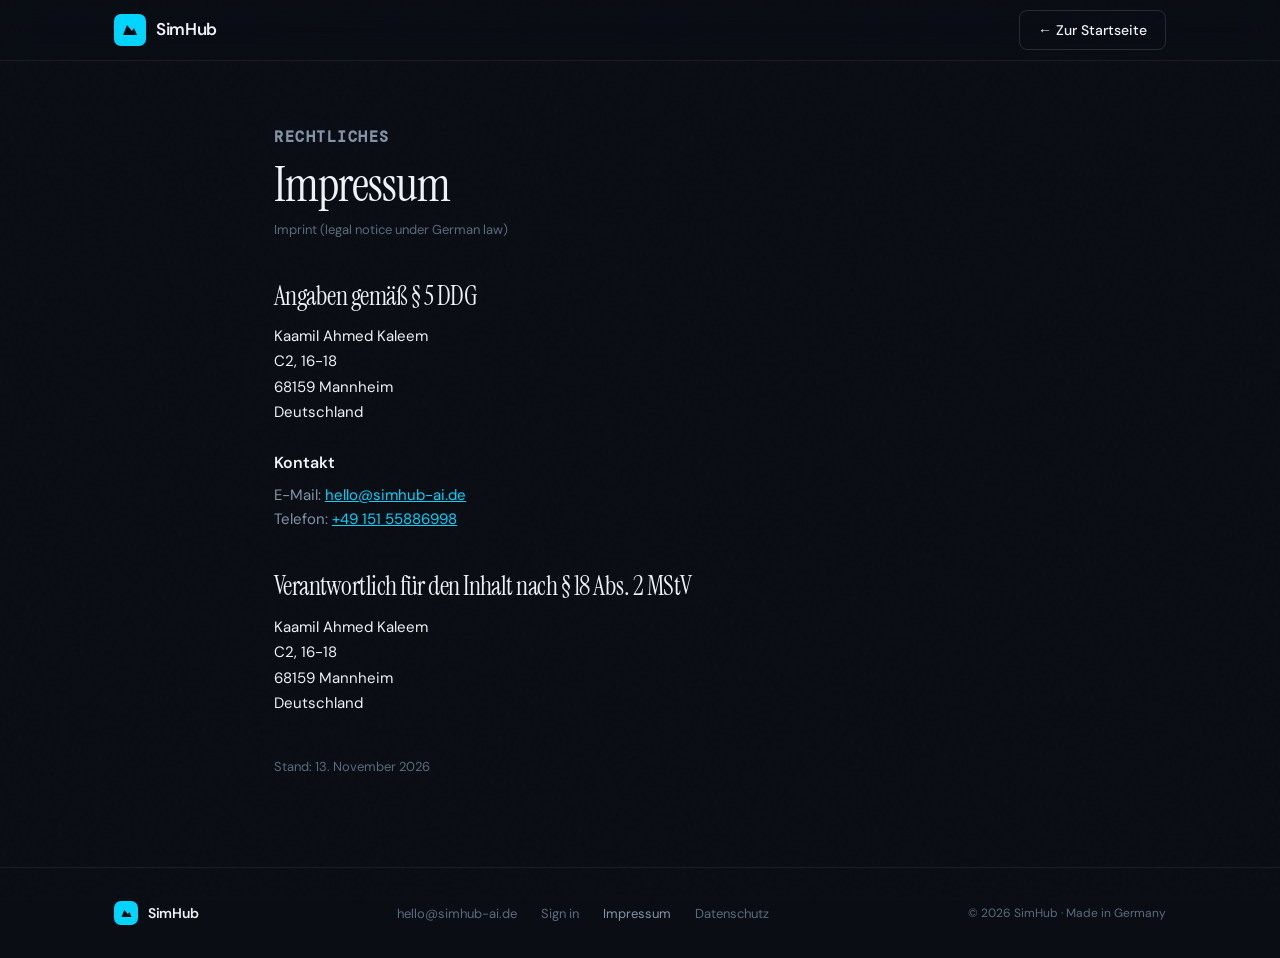
<file: impressum.html>
<!DOCTYPE html>
<html lang="de">
<head>
  <meta charset="UTF-8"/>
  <meta name="viewport" content="width=device-width, initial-scale=1.0"/>
  <title>Impressum — SimHub</title>
  <meta name="description" content="Impressum (Anbieterkennzeichnung nach § 5 DDG) für simhub-ai.de."/>
  <meta name="robots" content="noindex"/>
  <meta name="theme-color" content="#0a0e14"/>
  <link rel="icon" href="data:image/svg+xml,%3Csvg xmlns='http://www.w3.org/2000/svg' viewBox='0 0 32 32'%3E%3Crect width='32' height='32' rx='7' fill='%2300d4ff'/%3E%3Cpath d='M5 24L11 8L19 18L23 13L28 24H5Z' fill='%230a0e14'/%3E%3C/svg%3E"/>
  <link rel="stylesheet" href="css/site.css"/>
</head>
<body>

<nav>
  <div class="nav-inner">
    <a href="index.html" class="logo" aria-label="SimHub Startseite">
      <div class="logo-mark">
        <svg width="18" height="18" viewBox="0 0 18 18" fill="none" aria-hidden="true"><path d="M2 14L6 4L11 10L13 7L16 14H2Z" fill="#0a0e14"/></svg>
      </div>
      <span class="logo-name">SimHub</span>
    </a>
    <a href="index.html" class="btn btn-outline">← Zur Startseite</a>
  </div>
</nav>

<main class="legal">
  <div class="container">
    <p class="section-label">Rechtliches</p>
    <h1>Impressum</h1>
    <p class="meta">Imprint (legal notice under German law)</p>

    <h2>Angaben gemäß § 5 DDG</h2>
    <address>
      Kaamil Ahmed Kaleem<br/>
      C2, 16-18<br/>
      68159 Mannheim<br/>
      Deutschland
    </address>

    <h3>Kontakt</h3>
    <p>
      E-Mail: <a href="mailto:hello@simhub-ai.de">hello@simhub-ai.de</a><br/>
      Telefon: <a href="tel:+4915155886998">+49 151 55886998</a>
    </p>

    <h2>Verantwortlich für den Inhalt nach § 18 Abs. 2 MStV</h2>
    <address>
      Kaamil Ahmed Kaleem<br/>
      C2, 16-18<br/>
      68159 Mannheim<br/>
      Deutschland
    </address>

    <p class="meta" style="margin-top:40px">Stand: 13. November 2026</p>
  </div>
</main>

<footer>
  <div class="footer-inner">
    <a href="index.html" class="logo" aria-label="SimHub Startseite">
      <div class="logo-mark" style="width:24px;height:24px">
        <svg width="13" height="13" viewBox="0 0 18 18" fill="none" aria-hidden="true"><path d="M2 14L6 4L11 10L13 7L16 14H2Z" fill="#0a0e14"/></svg>
      </div>
      <span class="logo-name" style="font-size:14px">SimHub</span>
    </a>
    <ul class="footer-links">
      <li><a href="mailto:hello@simhub-ai.de">hello@simhub-ai.de</a></li>
      <li><a href="https://app.simhub-ai.de">Sign in</a></li>
      <li><a href="impressum.html" aria-current="page">Impressum</a></li>
      <li><a href="datenschutz.html">Datenschutz</a></li>
    </ul>
    <span class="footer-copy">© 2026 SimHub · Made in Germany</span>
  </div>
</footer>

</body>
</html>
</file>
<file: css/site.css>
/* SimHub marketing site — shared styles. Static, no build step. */

/* ── Self-hosted fonts (SIL Open Font License 1.1, see /fonts/OFL-*.txt) ── */
@font-face { font-family: 'DM Sans'; font-style: normal; font-weight: 300; font-display: swap; src: url('../fonts/dm-sans-latin-300-normal.woff2') format('woff2'); }
@font-face { font-family: 'DM Sans'; font-style: normal; font-weight: 400; font-display: swap; src: url('../fonts/dm-sans-latin-400-normal.woff2') format('woff2'); }
@font-face { font-family: 'DM Sans'; font-style: normal; font-weight: 500; font-display: swap; src: url('../fonts/dm-sans-latin-500-normal.woff2') format('woff2'); }
@font-face { font-family: 'DM Sans'; font-style: normal; font-weight: 600; font-display: swap; src: url('../fonts/dm-sans-latin-600-normal.woff2') format('woff2'); }
@font-face { font-family: 'DM Mono'; font-style: normal; font-weight: 400; font-display: swap; src: url('../fonts/dm-mono-latin-400-normal.woff2') format('woff2'); }
@font-face { font-family: 'DM Mono'; font-style: normal; font-weight: 500; font-display: swap; src: url('../fonts/dm-mono-latin-500-normal.woff2') format('woff2'); }
@font-face { font-family: 'Instrument Serif'; font-style: normal; font-weight: 400; font-display: swap; src: url('../fonts/instrument-serif-latin-400-normal.woff2') format('woff2'); }
@font-face { font-family: 'Instrument Serif'; font-style: italic; font-weight: 400; font-display: swap; src: url('../fonts/instrument-serif-latin-400-italic.woff2') format('woff2'); }

/* ── Reset & tokens ──────────────────────────────────────────── */
*, *::before, *::after { box-sizing: border-box; margin: 0; padding: 0; }

:root {
  --bg:        #0a0e14;
  --bg-1:      #0f1520;
  --bg-2:      #141c2a;
  --bg-3:      #1a2438;
  --border:    rgba(255,255,255,0.07);
  --border-hi: rgba(255,255,255,0.13);
  --text-0:    #eef1f5;
  --text-1:    #8394a8;
  --text-2:    #5a6b7e;
  --accent:    #00d4ff;
  --accent-dim:rgba(0,212,255,0.12);
  --green:     #00e5a0;
  --orange:    #ff8c42;
  --red:       #ff4d6d;
  --max:       1100px;
  --r:         8px;
}

html { scroll-behavior: smooth; }

body {
  background: var(--bg);
  color: var(--text-0);
  font-family: 'DM Sans', system-ui, sans-serif;
  font-size: 16px;
  line-height: 1.6;
  -webkit-font-smoothing: antialiased;
  overflow-x: hidden;
}

img { max-width: 100%; height: auto; display: block; }
a { color: var(--accent); }

.container { max-width: var(--max); margin: 0 auto; padding: 0 24px; position: relative; z-index: 1; }
.mono      { font-family: 'DM Mono', monospace; }

/* Noise texture overlay */
body::before {
  content: '';
  position: fixed; inset: 0; pointer-events: none; z-index: 0;
  background-image: url("data:image/svg+xml,%3Csvg viewBox='0 0 256 256' xmlns='http://www.w3.org/2000/svg'%3E%3Cfilter id='noise'%3E%3CfeTurbulence type='fractalNoise' baseFrequency='0.9' numOctaves='4' stitchTiles='stitch'/%3E%3C/filter%3E%3Crect width='100%25' height='100%25' filter='url(%23noise)' opacity='0.03'/%3E%3C/svg%3E");
  opacity: 0.4;
}

/* ── Nav ─────────────────────────────────────────────────────── */
nav {
  position: sticky; top: 0; z-index: 100;
  border-bottom: 1px solid var(--border);
  background: rgba(10,14,20,0.85);
  backdrop-filter: blur(16px);
  -webkit-backdrop-filter: blur(16px);
}
.nav-inner {
  max-width: var(--max); margin: 0 auto; padding: 0 24px;
  height: 60px;
  display: flex; align-items: center; justify-content: space-between; gap: 16px;
}
.logo { display: flex; align-items: center; gap: 10px; text-decoration: none; }
.logo-mark {
  width: 32px; height: 32px; background: var(--accent); border-radius: 7px;
  display: flex; align-items: center; justify-content: center; flex-shrink: 0;
}
.logo-name { font-weight: 600; font-size: 17px; color: var(--text-0); letter-spacing: -0.02em; }
.nav-links { display: flex; align-items: center; gap: 28px; list-style: none; }
.nav-links a { font-size: 14px; color: var(--text-1); text-decoration: none; transition: color 0.15s; }
.nav-links a:hover { color: var(--text-0); }

.btn {
  display: inline-flex; align-items: center; justify-content: center; gap: 6px;
  font-family: 'DM Sans', sans-serif; font-size: 14px; font-weight: 500;
  padding: 8px 18px; border-radius: var(--r);
  border: none; cursor: pointer; transition: all 0.15s; text-decoration: none;
}
.btn-primary { background: var(--accent); color: #000; }
.btn-primary:hover { background: #33dcff; transform: translateY(-1px); }
.btn-primary:disabled { opacity: 0.6; cursor: wait; transform: none; }
.btn-outline { background: transparent; border: 1px solid var(--border-hi); color: var(--text-0); }
.btn-outline:hover { border-color: var(--accent); color: var(--accent); }

/* ── Hero ────────────────────────────────────────────────────── */
.hero { padding: 96px 0 72px; text-align: center; position: relative; }
.hero::before {
  content: ''; position: absolute; top: 0; left: 50%; transform: translateX(-50%);
  width: min(600px, 100%); height: 400px;
  background: radial-gradient(ellipse, rgba(0,212,255,0.08) 0%, transparent 70%);
  pointer-events: none;
}
.hero-eyebrow {
  display: inline-flex; align-items: center; gap: 8px;
  background: var(--accent-dim); border: 1px solid rgba(0,212,255,0.2);
  border-radius: 100px; padding: 4px 14px; margin-bottom: 28px;
  font-size: 12px; font-weight: 500; color: var(--accent);
  font-family: 'DM Mono', monospace;
}
.hero-eyebrow::before {
  content: ''; width: 6px; height: 6px; border-radius: 50%;
  background: var(--accent); animation: pulse 2s infinite;
}
@keyframes pulse { 0%,100% { opacity:1; } 50% { opacity:0.3; } }
@media (prefers-reduced-motion: reduce) { .hero-eyebrow::before { animation: none; } html { scroll-behavior: auto; } }

h1 {
  font-family: 'Instrument Serif', Georgia, serif;
  font-size: clamp(38px, 6vw, 66px);
  font-weight: 400; line-height: 1.1; letter-spacing: -0.02em;
  margin-bottom: 20px;
}
h1 em { font-style: italic; color: var(--accent); }
.hero-sub { font-size: 18px; color: var(--text-1); max-width: 600px; margin: 0 auto 36px; line-height: 1.65; }

/* Email capture */
.email-form { display: flex; gap: 10px; max-width: 440px; margin: 0 auto 12px; }
.email-input {
  flex: 1; min-width: 0;
  background: var(--bg-2); border: 1px solid var(--border-hi); border-radius: var(--r);
  padding: 12px 16px; font-family: 'DM Sans', sans-serif; font-size: 15px; color: var(--text-0);
  outline: none; transition: border-color 0.15s;
}
.email-input::placeholder { color: var(--text-2); }
.email-input:focus { border-color: var(--accent); }
.email-form .btn-primary { padding: 12px 22px; white-space: nowrap; }
.hp-field { position: absolute; left: -10000px; width: 1px; height: 1px; overflow: hidden; }

.form-note { font-size: 12.5px; color: var(--text-2); max-width: 440px; margin: 0 auto; line-height: 1.55; }
.form-note a { color: var(--text-1); }
.form-status { display: none; font-size: 14px; margin: 12px auto 0; max-width: 460px; line-height: 1.55; }
.form-status.ok  { display: block; color: var(--green); }
.form-status.err { display: block; color: var(--red); }
.form-status a { color: inherit; }

/* Screenshot frame */
.shot { position: relative; }
.shot-frame {
  background: var(--bg-1); border: 1px solid var(--border-hi); border-radius: 12px; overflow: hidden;
  box-shadow: 0 40px 80px rgba(0,0,0,0.55), 0 0 0 1px rgba(255,255,255,0.04);
}
.shot-bar {
  background: var(--bg-2); border-bottom: 1px solid var(--border);
  padding: 10px 14px; display: flex; align-items: center; gap: 7px;
}
.shot-bar span { margin-left: 10px; font-size: 12px; color: var(--text-2); font-family: 'DM Mono', monospace; }
.dot { width: 10px; height: 10px; border-radius: 50%; flex-shrink: 0; }
.shot-frame img { width: 100%; }
.shot-caption { font-size: 12.5px; color: var(--text-2); margin-top: 12px; text-align: center; }
.hero .shot { margin-top: 64px; }

/* ── Trust strip ─────────────────────────────────────────────── */
.trust { border-top: 1px solid var(--border); border-bottom: 1px solid var(--border); background: var(--bg-1); padding: 24px 0; }
.trust-list {
  list-style: none; display: flex; flex-wrap: wrap; align-items: center; justify-content: center;
  gap: 16px 40px;
}
.trust-item { display: flex; align-items: center; gap: 14px; font-size: 14px; color: var(--text-1); line-height: 1.45; }
.trust-item strong { color: var(--text-0); font-weight: 500; }
.trust-tile {
  display: inline-flex; align-items: center; justify-content: center;
  background: #fff; border-radius: 8px; padding: 8px 12px; flex-shrink: 0;
  transition: box-shadow 0.15s;
}
.trust-tile:hover, .trust-tile:focus-visible { box-shadow: 0 0 0 2px var(--accent); }
.trust-tile img { height: 26px; width: auto; }
.trust-check {
  width: 22px; height: 22px; border-radius: 50%; flex-shrink: 0;
  background: rgba(0,229,160,0.1); border: 1px solid rgba(0,229,160,0.3);
  display: flex; align-items: center; justify-content: center; color: var(--green); font-size: 11px;
}

/* ── Sections ────────────────────────────────────────────────── */
section { padding: 80px 0; position: relative; }
.band { background: var(--bg-1); border-top: 1px solid var(--border); border-bottom: 1px solid var(--border); }
.section-label {
  font-size: 11px; font-weight: 600; letter-spacing: 0.1em; text-transform: uppercase;
  color: var(--accent); font-family: 'DM Mono', monospace; margin-bottom: 14px;
}
h2 {
  font-family: 'Instrument Serif', Georgia, serif;
  font-size: clamp(28px, 4vw, 42px); font-weight: 400; line-height: 1.2; letter-spacing: -0.02em;
  margin-bottom: 16px;
}
.section-sub { font-size: 17px; color: var(--text-1); max-width: 600px; line-height: 1.65; }

/* Problem */
.problem-grid { display: grid; grid-template-columns: 1fr 1fr; gap: 48px; align-items: center; }
.pain-list { list-style: none; margin-top: 28px; }
.pain-list li {
  display: flex; align-items: flex-start; gap: 12px; padding: 14px 0;
  border-bottom: 1px solid var(--border); font-size: 15px; color: var(--text-1);
}
.pain-list li:last-child { border-bottom: none; }
.pain-icon {
  width: 20px; height: 20px; border-radius: 50%;
  background: rgba(255,77,109,0.12); border: 1px solid rgba(255,77,109,0.2);
  display: flex; align-items: center; justify-content: center;
  flex-shrink: 0; margin-top: 2px; font-size: 10px; color: var(--red);
}
.terminal {
  background: var(--bg); border: 1px solid var(--border-hi); border-radius: var(--r);
  padding: 20px; font-family: 'DM Mono', monospace; font-size: 13px; overflow-x: auto;
}
.terminal-bar { display: flex; gap: 6px; margin-bottom: 16px; align-items: center; }
.terminal-bar span { margin-left: auto; font-size: 11px; color: var(--text-2); }
.t-line { line-height: 1.8; white-space: pre-wrap; word-break: break-word; }
.t-comment { color: var(--text-2); }
.t-cmd     { color: var(--accent); }
.t-out     { color: var(--text-1); }
.t-err     { color: var(--red); }
.t-ok      { color: var(--green); }
.t-path    { color: var(--orange); }

/* How it works */
.steps { display: grid; grid-template-columns: repeat(3, 1fr); gap: 20px; margin-top: 48px; }
.step {
  background: var(--bg-1); border: 1px solid var(--border); border-radius: 10px;
  padding: 24px; position: relative; overflow: hidden;
}
.step::before { content: ''; position: absolute; top: 0; left: 0; right: 0; height: 2px; }
.step:nth-child(1)::before { background: var(--accent); }
.step:nth-child(2)::before { background: var(--green); }
.step:nth-child(3)::before { background: var(--orange); }
.step-num { font-family: 'DM Mono', monospace; font-size: 11px; font-weight: 500; color: var(--text-2); margin-bottom: 16px; }
.step h3 { font-size: 16px; font-weight: 600; margin-bottom: 8px; letter-spacing: -0.01em; }
.step p { font-size: 14px; color: var(--text-1); line-height: 1.6; }
.step-code {
  margin-top: 16px; background: var(--bg); border: 1px solid var(--border); border-radius: 6px;
  padding: 10px 12px; font-family: 'DM Mono', monospace; font-size: 12px; color: var(--accent);
}

/* Screens (alternating rows) */
.screens { display: flex; flex-direction: column; gap: 72px; margin-top: 56px; }
.screen-row { display: grid; grid-template-columns: 5fr 7fr; gap: 48px; align-items: center; }
.screen-row.flip .screen-text { order: 2; }
.screen-text h3 { font-size: 20px; font-weight: 600; letter-spacing: -0.01em; margin-bottom: 10px; }
.screen-text p { font-size: 15px; color: var(--text-1); margin-bottom: 12px; }
.screen-text ul { list-style: none; margin-top: 8px; }
.screen-text li { font-size: 14px; color: var(--text-1); padding: 6px 0 6px 20px; position: relative; }
.screen-text li::before { content: '→'; position: absolute; left: 0; color: var(--accent); font-size: 12px; top: 7px; }

/* Features */
.features-grid { display: grid; grid-template-columns: repeat(3, 1fr); gap: 16px; margin-top: 48px; }
.feature {
  background: var(--bg-1); border: 1px solid var(--border); border-radius: 10px;
  padding: 24px; transition: border-color 0.2s;
}
.feature:hover { border-color: var(--border-hi); }
.feature-icon {
  width: 36px; height: 36px; background: var(--bg-3); border: 1px solid var(--border-hi);
  border-radius: 8px; display: flex; align-items: center; justify-content: center;
  font-size: 16px; margin-bottom: 14px; color: var(--accent);
}
.feature h3 { font-size: 15px; font-weight: 600; margin-bottom: 8px; letter-spacing: -0.01em; }
.feature p { font-size: 13.5px; color: var(--text-1); line-height: 1.6; }

/* Assistant */
.assistant-grid { display: grid; grid-template-columns: 1fr 340px; gap: 56px; align-items: center; }
.rules { list-style: none; margin-top: 28px; display: grid; gap: 14px; }
.rules li { display: flex; gap: 14px; align-items: flex-start; }
.rules .tag {
  font-family: 'DM Mono', monospace; font-size: 11px; color: var(--accent);
  background: var(--accent-dim); border: 1px solid rgba(0,212,255,0.2); border-radius: 100px;
  padding: 2px 10px; white-space: nowrap; margin-top: 2px; min-width: 112px; text-align: center;
}
.rules p { font-size: 14.5px; color: var(--text-1); }
.rules strong { color: var(--text-0); font-weight: 500; }
.assistant-shot .shot-frame { max-width: 340px; margin: 0 auto; }
.assistant-shot img { image-rendering: auto; }

/* Solvers */
.solver-chips { display: flex; gap: 12px; flex-wrap: wrap; margin-top: 32px; }
.solver-chip {
  background: var(--bg-2); border: 1px solid var(--border-hi); border-radius: 100px;
  padding: 8px 18px; font-family: 'DM Mono', monospace; font-size: 13px; font-weight: 500;
  display: flex; align-items: center; gap: 8px; color: var(--text-1);
}
.solver-chip.live { border-color: rgba(0,229,160,0.3); color: var(--green); background: rgba(0,229,160,0.05); }
.solver-chip.next { border-color: rgba(0,212,255,0.3); color: var(--accent); }
.chip-dot { width: 6px; height: 6px; border-radius: 50%; background: currentColor; }
.result-types { margin-top: 36px; display: grid; grid-template-columns: repeat(auto-fit, minmax(220px, 1fr)); gap: 10px; }
.result-type {
  background: var(--bg-2); border: 1px solid var(--border); border-radius: 8px; padding: 12px 14px;
  font-size: 14px; display: flex; justify-content: space-between; gap: 12px; align-items: center;
}
.result-type span:last-child { font-family: 'DM Mono', monospace; font-size: 11px; color: var(--green); white-space: nowrap; }
.not-yet { margin-top: 32px; font-size: 14px; color: var(--text-1); max-width: 720px; }
.not-yet strong { color: var(--text-0); font-weight: 500; }

/* CTA */
.cta-section { text-align: center; }
.cta-box {
  background: var(--bg-1); border: 1px solid var(--border-hi); border-radius: 16px;
  padding: 64px 48px; position: relative; overflow: hidden;
}
.cta-box::before {
  content: ''; position: absolute; top: -40%; left: 50%; transform: translateX(-50%);
  width: 400px; height: 300px;
  background: radial-gradient(ellipse, rgba(0,212,255,0.07) 0%, transparent 70%); pointer-events: none;
}
.cta-box > * { position: relative; }
.cta-box h2 { margin-bottom: 12px; }
.cta-box > p.lead { color: var(--text-1); font-size: 17px; margin: 0 auto 32px; max-width: 560px; }
.cta-bottom { font-size: 12.5px; color: var(--text-2); margin-top: 20px; }

/* ── Footer ──────────────────────────────────────────────────── */
footer { border-top: 1px solid var(--border); padding: 32px 0; position: relative; z-index: 1; }
.footer-inner {
  max-width: var(--max); margin: 0 auto; padding: 0 24px;
  display: flex; align-items: center; justify-content: space-between; gap: 20px; flex-wrap: wrap;
}
.footer-links { display: flex; gap: 8px 24px; list-style: none; flex-wrap: wrap; }
.footer-links a { font-size: 13px; color: var(--text-2); text-decoration: none; transition: color 0.15s; }
.footer-links a:hover, .footer-links a[aria-current="page"] { color: var(--text-1); }
.footer-copy { font-size: 12px; color: var(--text-2); }

/* ── Legal pages ─────────────────────────────────────────────── */
.legal { padding: 64px 0 80px; }
.legal .container { max-width: 780px; }
.legal h1 { font-size: clamp(34px, 5vw, 48px); margin-bottom: 8px; }
.legal h2 { font-size: 26px; margin: 40px 0 12px; }
.legal h3 { font-size: 16px; font-weight: 600; margin: 24px 0 8px; }
.legal p, .legal li { font-size: 15px; color: var(--text-1); margin-bottom: 10px; }
.legal ul { padding-left: 20px; margin-bottom: 12px; }
.legal address { font-style: normal; color: var(--text-0); font-size: 15px; margin-bottom: 12px; line-height: 1.7; }
.legal strong { color: var(--text-0); font-weight: 500; }
.legal .meta { font-size: 13px; color: var(--text-2); }

/* ── Responsive ──────────────────────────────────────────────── */
@media (max-width: 900px) {
  .screen-row, .assistant-grid { grid-template-columns: 1fr; gap: 28px; }
  .screen-row.flip .screen-text { order: 0; }
  .assistant-shot { order: 2; }
}
@media (max-width: 768px) {
  .problem-grid, .steps, .features-grid { grid-template-columns: 1fr; }
  .email-form { flex-direction: column; }
  .nav-links { display: none; }
  section { padding: 64px 0; }
  .hero { padding: 64px 0 56px; }
  .hero-sub { font-size: 16.5px; }
  .hero .shot { margin-top: 44px; }
  .cta-box { padding: 44px 20px; }
  .trust-list { flex-direction: column; align-items: flex-start; gap: 16px; }
  .footer-inner { flex-direction: column; align-items: flex-start; }
  .rules li { flex-direction: column; gap: 6px; }
  .rules .tag { min-width: 0; }
  .container, .nav-inner, .footer-inner { padding-left: 16px; padding-right: 16px; }
}
@media (max-width: 400px) {
  .nav-inner .btn { padding: 8px 12px; font-size: 13px; }
}

/* ── Solver availability labels (hero + solvers) ─────────────── */
.hero-avail {
  display: flex; flex-wrap: wrap; justify-content: center; align-items: center; gap: 6px 10px;
  font-family: 'DM Mono', monospace; font-size: 12.5px; color: var(--text-2);
  margin: -16px auto 32px; max-width: 640px;
}
.hero-avail .avail.live    { color: var(--green); }
.hero-avail .avail.next    { color: var(--accent); }
.hero-avail .avail.planned { color: var(--text-1); }
.hero-avail .sep { color: var(--text-2); }

ul.solver-chips { list-style: none; }
.solver-chip .status {
  font-size: 10px; text-transform: uppercase; letter-spacing: 0.08em;
  border-radius: 100px; padding: 1px 8px; border: 1px solid currentColor; opacity: 0.9;
}
.result-types-title { font-size: 14px; font-weight: 600; margin-top: 40px; color: var(--text-0); }
.result-types-title span { color: var(--green); font-family: 'DM Mono', monospace; font-size: 12px; font-weight: 500; }
.result-types-title + .result-types { margin-top: 12px; }
@media (max-width: 768px) { .hero-avail { margin-top: -12px; font-size: 12px; } .hero-avail .sep { display: none; } .hero-avail { flex-direction: column; gap: 4px; } }
</file>
